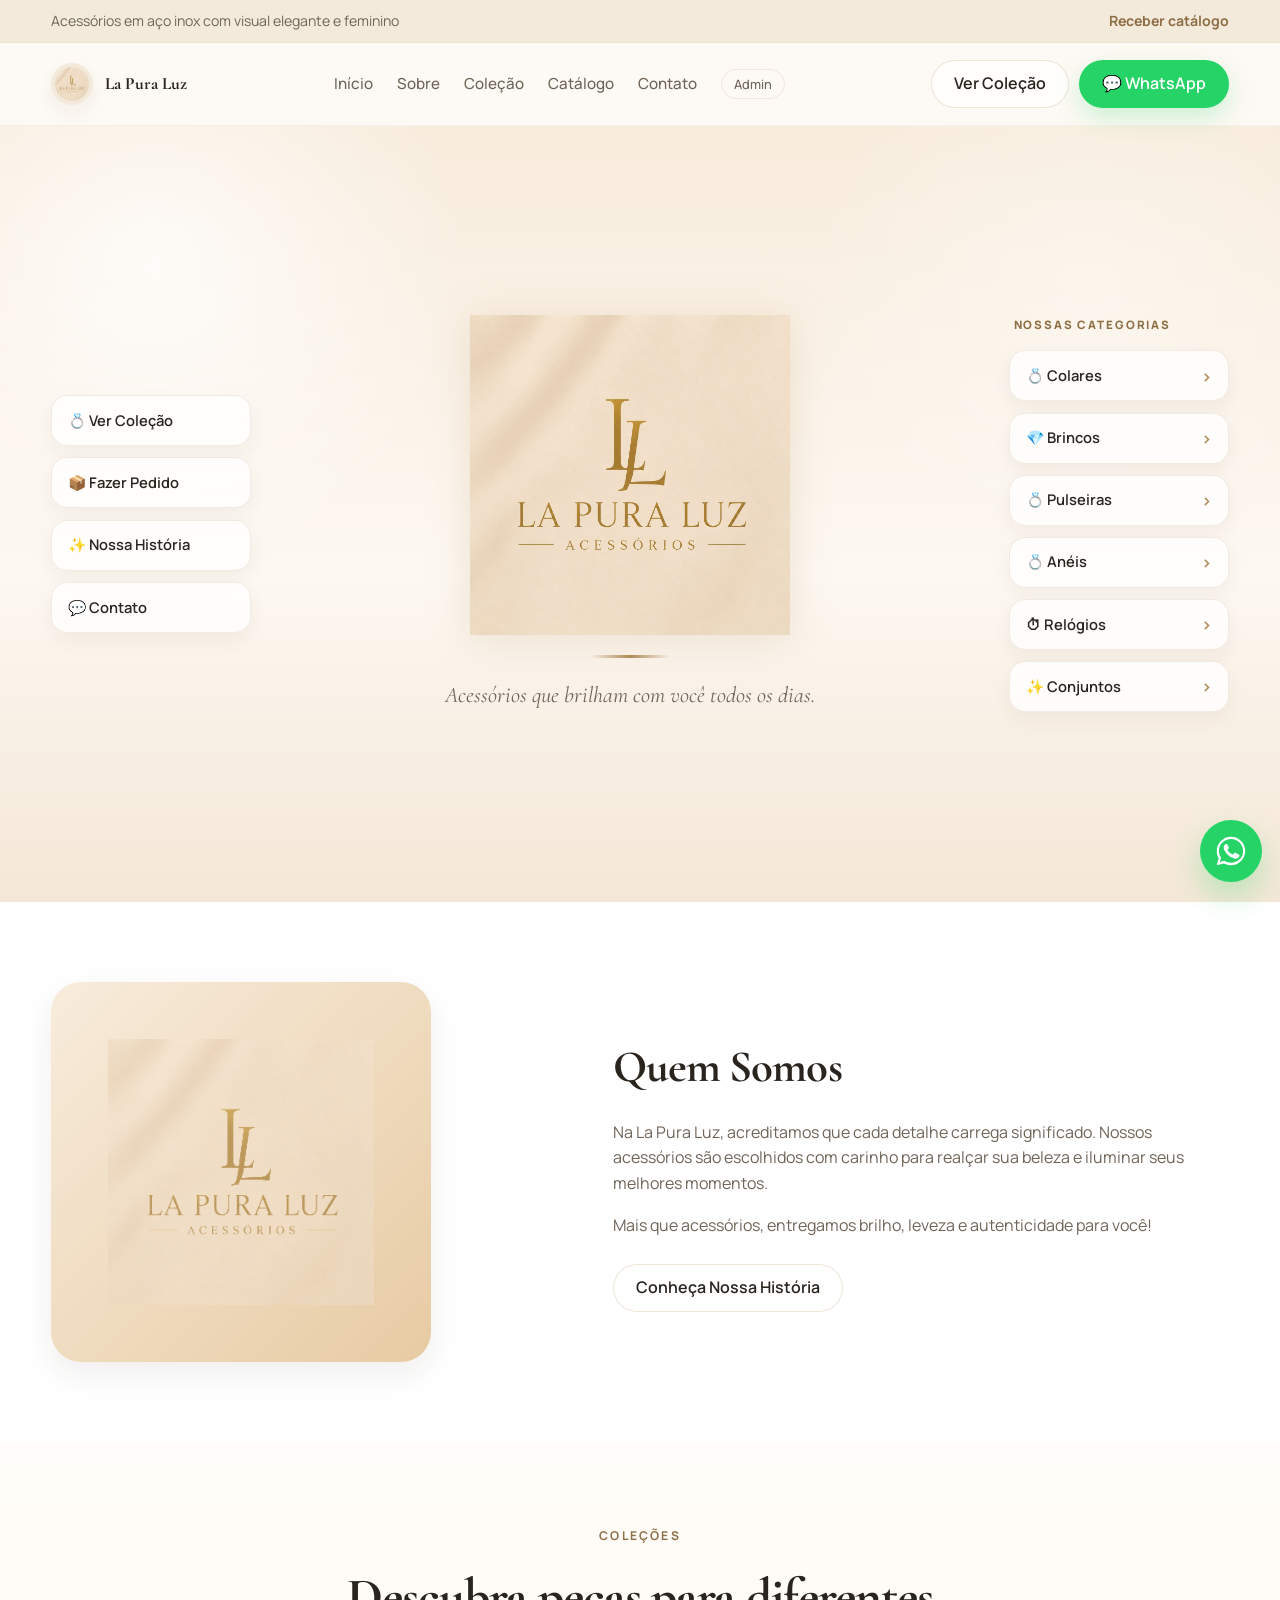
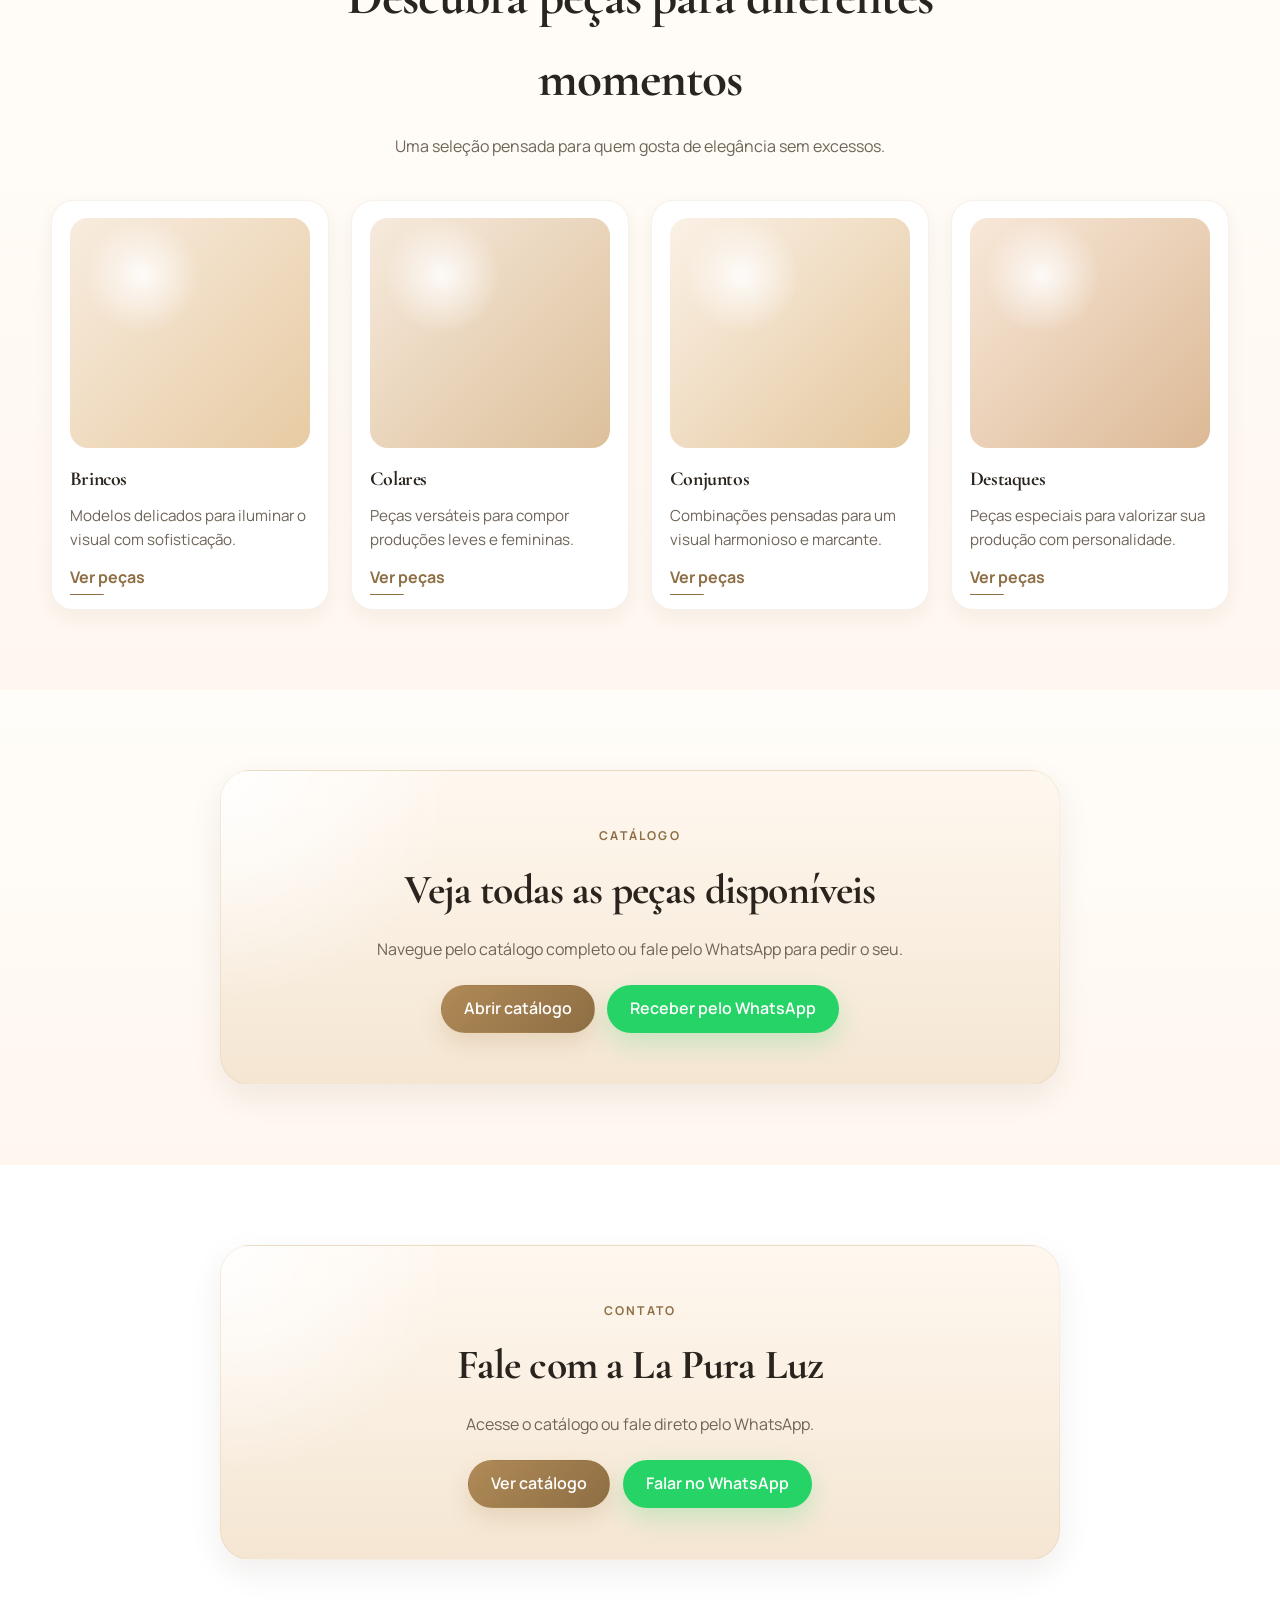
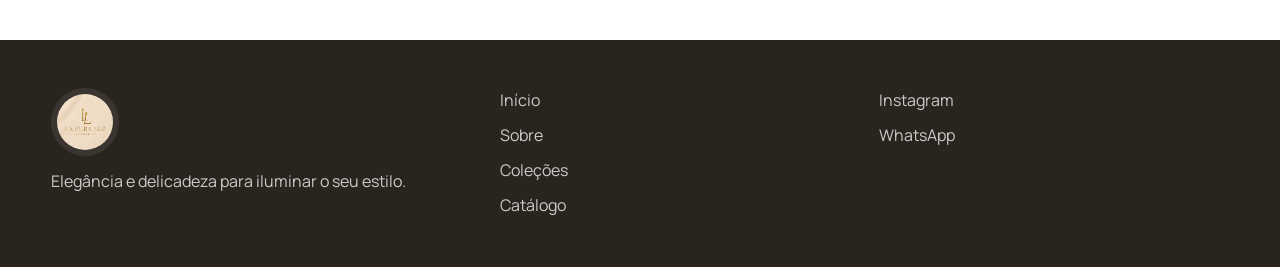
<file: index.html>
<!DOCTYPE html>
<html lang="pt-BR">
<head>
<meta charset="UTF-8">
<meta name="viewport" content="width=device-width, initial-scale=1.0">
<title>La Pura Luz Acessórios</title>
<meta name="description" content="Acessórios em aço inox com elegância, delicadeza e estilo para o seu dia a dia.">
<meta property="og:title" content="La Pura Luz Acessórios">
<meta property="og:description" content="Acessórios em aço inox com elegância, delicadeza e estilo para o seu dia a dia.">
<meta property="og:type" content="website">
<meta property="og:image" content="logo.png">
<link rel="icon" href="logo.png">
<link rel="preconnect" href="https://fonts.googleapis.com">
<link rel="preconnect" href="https://fonts.gstatic.com" crossorigin>
<link href="https://fonts.googleapis.com/css2?family=Cormorant+Garamond:ital,wght@0,400;0,600;0,700;1,400&family=Manrope:wght@400;500;600;700;800&display=swap" rel="stylesheet">
<link rel="stylesheet" href="style.css">
</head>
<body>

<!-- TOPBAR -->
<div class="topbar">
  <div class="container topbar-wrap">
    <span>Acessórios em aço inox com visual elegante e feminino</span>
    <a href="https://wa.me/5511963180253?text=Olá!%20Quero%20receber%20o%20catálogo%20da%20La%20Pura%20Luz." target="_blank" rel="noopener">Receber catálogo</a>
  </div>
</div>

<!-- HEADER -->
<header class="site-header">
  <div class="container header-wrap">
    <a href="#inicio" class="brand">
      <img src="logo.png" alt="La Pura Luz" class="brand-logo">
      <span class="brand-name">La Pura Luz</span>
    </a>
    <button class="menu-toggle" aria-label="Abrir menu" aria-expanded="false">
      <span></span><span></span><span></span>
    </button>
    <nav class="main-nav" id="main-nav">
      <a href="#inicio">Início</a>
      <a href="#sobre">Sobre</a>
      <a href="#colecoes">Coleção</a>
      <a href="catalogo.html">Catálogo</a>
      <a href="#contato">Contato</a>
      <a href="admin.html" class="nav-admin">Admin</a>
    </nav>
    <div class="header-actions">
      <a href="catalogo.html" class="btn btn-outline">Ver Coleção</a>
      <a href="https://wa.me/5511963180253?text=Olá!%20Vim%20pelo%20site%20da%20La%20Pura%20Luz." class="btn btn-whatsapp" target="_blank" rel="noopener">&#128172; WhatsApp</a>
    </div>
  </div>
</header>

<!-- HERO -->
<section class="hero" id="inicio">
  <div class="container hero-layout">
    <aside class="hero-sidebar hero-left">
      <a href="catalogo.html" class="sidebar-btn">&#128141; Ver Coleção</a>
      <a href="https://wa.me/5511963180253?text=Olá!%20Quero%20fazer%20um%20pedido." target="_blank" rel="noopener" class="sidebar-btn">&#128230; Fazer Pedido</a>
      <a href="#sobre" class="sidebar-btn">&#10024; Nossa História</a>
      <a href="#contato" class="sidebar-btn">&#128172; Contato</a>
    </aside>
    <div class="hero-center">
      <img src="logo.png" alt="La Pura Luz Acessórios" class="hero-logo">
      <div class="hero-divider"></div>
      <p class="hero-frase"><em>Acessórios que brilham com você todos os dias.</em></p>
    </div>
    <aside class="hero-sidebar hero-right">
      <p class="sidebar-titulo">NOSSAS CATEGORIAS</p>
      <a href="catalogo.html#colares" class="cat-link">&#128141; Colares <span>›</span></a>
      <a href="catalogo.html#brincos" class="cat-link">&#128142; Brincos <span>›</span></a>
      <a href="catalogo.html#pulseiras" class="cat-link">&#128141; Pulseiras <span>›</span></a>
      <a href="catalogo.html#aneis" class="cat-link">&#128141; Anéis <span>›</span></a>
      <a href="catalogo.html#relogios" class="cat-link">&#9201; Relógios <span>›</span></a>
      <a href="catalogo.html#conjuntos" class="cat-link">&#10024; Conjuntos <span>›</span></a>
    </aside>
  </div>
</section>

<!-- SOBRE / QUEM SOMOS -->
<section class="sobre" id="sobre">
  <div class="container sobre-grid">
    <div class="sobre-img">
      <div class="sobre-img-placeholder">
        <img src="logo.png" alt="La Pura Luz" class="sobre-logo-img">
      </div>
    </div>
    <div class="sobre-texto">
      <h2>Quem Somos</h2>
      <p>Na La Pura Luz, acreditamos que cada detalhe carrega significado. Nossos acessórios são escolhidos com carinho para realçar sua beleza e iluminar seus melhores momentos.</p>
      <p>Mais que acessórios, entregamos brilho, leveza e autenticidade para você!</p>
      <a href="#colecoes" class="btn btn-outline">Conheça Nossa História</a>
    </div>
  </div>
</section>

<!-- COLEÇÕES -->
<section class="colecoes" id="colecoes">
  <div class="container">
    <div class="section-head">
      <span class="eyebrow">Coleções</span>
      <h2>Descubra peças para diferentes momentos</h2>
      <p>Uma seleção pensada para quem gosta de elegância sem excessos.</p>
    </div>
    <div class="colecoes-grid">
      <article class="col-card">
        <div class="col-visual v1"></div>
        <h3>Brincos</h3>
        <p>Modelos delicados para iluminar o visual com sofisticação.</p>
        <a href="https://wa.me/5511963180253?text=Olá!%20Quero%20ver%20os%20brincos." class="text-link" target="_blank" rel="noopener">Ver peças</a>
      </article>
      <article class="col-card">
        <div class="col-visual v2"></div>
        <h3>Colares</h3>
        <p>Peças versáteis para compor produções leves e femininas.</p>
        <a href="https://wa.me/5511963180253?text=Olá!%20Quero%20ver%20os%20colares." class="text-link" target="_blank" rel="noopener">Ver peças</a>
      </article>
      <article class="col-card">
        <div class="col-visual v3"></div>
        <h3>Conjuntos</h3>
        <p>Combinações pensadas para um visual harmonioso e marcante.</p>
        <a href="https://wa.me/5511963180253?text=Olá!%20Quero%20ver%20os%20conjuntos." class="text-link" target="_blank" rel="noopener">Ver peças</a>
      </article>
      <article class="col-card">
        <div class="col-visual v4"></div>
        <h3>Destaques</h3>
        <p>Peças especiais para valorizar sua produção com personalidade.</p>
        <a href="https://wa.me/5511963180253?text=Olá!%20Quero%20ver%20os%20destaques." class="text-link" target="_blank" rel="noopener">Ver peças</a>
      </article>
    </div>
  </div>
</section>

<!-- CTA CATÁLOGO -->
<section class="cta-catalogo">
  <div class="container cta-box">
    <span class="eyebrow">Catálogo</span>
    <h2>Veja todas as peças disponíveis</h2>
    <p>Navegue pelo catálogo completo ou fale pelo WhatsApp para pedir o seu.</p>
    <div class="cta-botoes">
      <a href="catalogo.html" class="btn btn-primary">Abrir catálogo</a>
      <a href="https://wa.me/5511963180253?text=Olá!%20Quero%20receber%20o%20catálogo%20da%20La%20Pura%20Luz." class="btn btn-whatsapp" target="_blank" rel="noopener">Receber pelo WhatsApp</a>
    </div>
  </div>
</section>

<!-- CONTATO -->
<section class="contato" id="contato">
  <div class="container cta-box">
    <span class="eyebrow">Contato</span>
    <h2>Fale com a La Pura Luz</h2>
    <p>Acesse o catálogo ou fale direto pelo WhatsApp.</p>
    <div class="cta-botoes">
      <a href="catalogo.html" class="btn btn-primary">Ver catálogo</a>
      <a href="https://wa.me/5511963180253?text=Olá!%20Vim%20pelo%20site%20da%20La%20Pura%20Luz%20Acessórios." class="btn btn-whatsapp" target="_blank" rel="noopener">Falar no WhatsApp</a>
    </div>
  </div>
</section>

<!-- FOOTER -->
<footer class="site-footer">
  <div class="container footer-grid">
    <div class="footer-brand">
      <img src="logo.png" alt="La Pura Luz" class="footer-logo">
      <p>Elegância e delicadeza para iluminar o seu estilo.</p>
    </div>
    <div class="footer-links">
      <a href="#inicio">Início</a>
      <a href="#sobre">Sobre</a>
      <a href="#colecoes">Coleções</a>
      <a href="catalogo.html">Catálogo</a>
    </div>
    <div class="footer-links">
      <a href="https://www.instagram.com/lapuraluz.acessorios/" target="_blank" rel="noopener">Instagram</a>
      <a href="https://wa.me/5511963180253" target="_blank" rel="noopener">WhatsApp</a>
    </div>
  </div>
</footer>

<!-- WhatsApp flutuante -->
<a class="float-whats" href="https://wa.me/5511963180253?text=Olá!%20Vim%20pelo%20site%20da%20La%20Pura%20Luz%20Acessórios." target="_blank" rel="noopener" aria-label="Falar no WhatsApp">
  <svg viewBox="0 0 32 32" width="30" height="30" fill="currentColor"><path d="M16 .8C7.6.8.8 7.6.8 16c0 2.7.7 5.3 2 7.6L.8 31.2l7.8-2c2.2 1.2 4.7 1.9 7.4 1.9 8.4 0 15.2-6.8 15.2-15.2S24.4.8 16 .8zm0 27.7c-2.4 0-4.7-.6-6.7-1.8l-.5-.3-4.6 1.2 1.2-4.5-.3-.5c-1.3-2-2-4.4-2-6.8C3.1 8.9 8.9 3.1 16 3.1S28.9 8.9 28.9 16 23.1 28.5 16 28.5zm7.1-9.4c-.4-.2-2.3-1.1-2.6-1.3-.4-.1-.6-.2-.9.2-.3.4-1 1.3-1.2 1.5-.2.2-.4.3-.8.1-.4-.2-1.6-.6-3.1-1.9-1.1-1-1.9-2.3-2.1-2.6-.2-.4 0-.6.2-.8.2-.2.4-.4.6-.7.2-.2.3-.4.4-.7.1-.3.1-.5 0-.7-.1-.2-.9-2.1-1.2-2.9-.3-.8-.6-.7-.9-.7h-.8c-.3 0-.7.1-1.1.5-.4.4-1.4 1.4-1.4 3.4s1.5 3.9 1.7 4.2c.2.3 2.9 4.5 7.1 6.3 1 .4 1.8.7 2.4.9 1 .3 1.9.3 2.6.2.8-.1 2.3-1 2.7-1.9.3-.9.3-1.7.2-1.9-.1-.2-.3-.3-.7-.5z"/></svg>
</a>

<script src="script.js"></script>
</body>
</html>
</file>
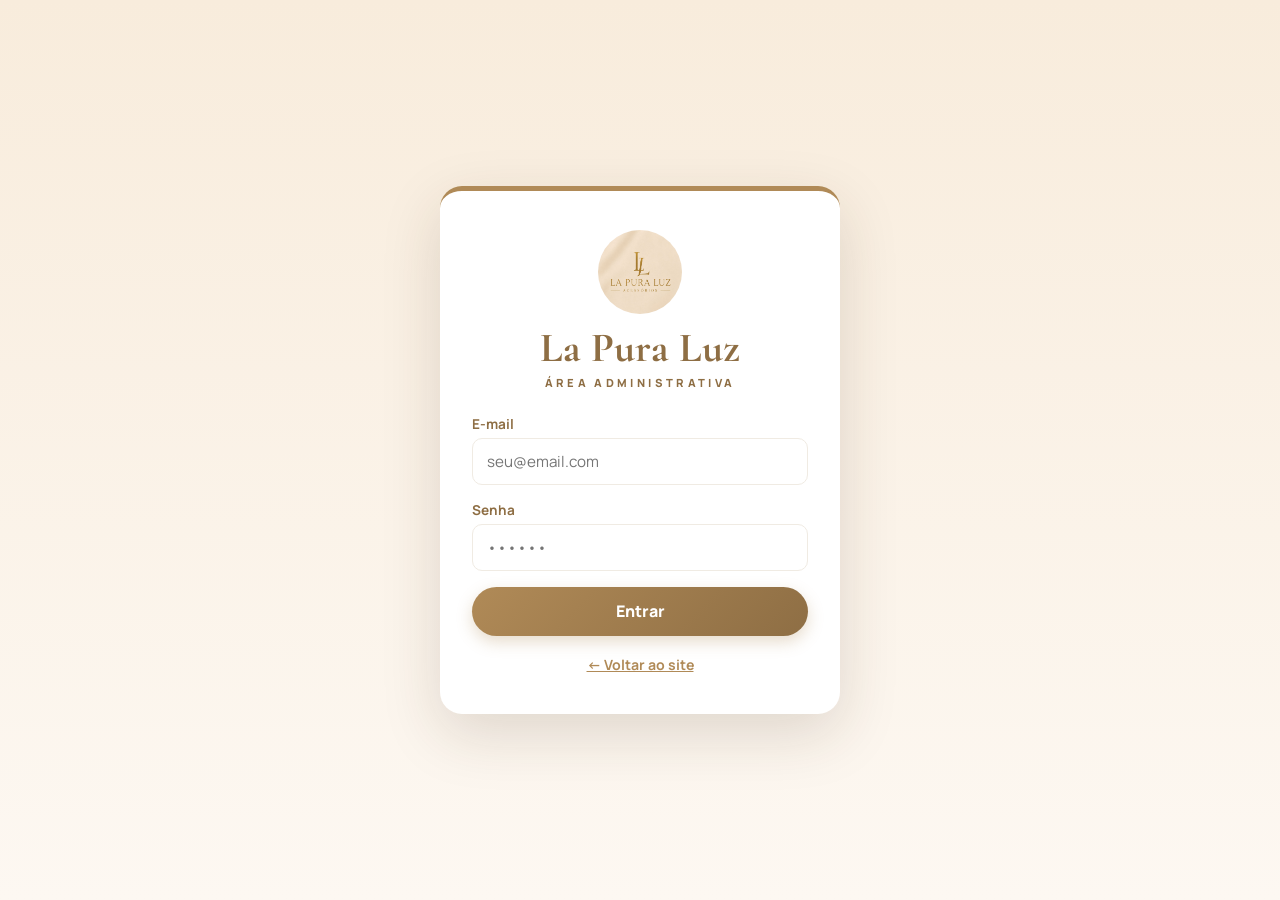
<file: admin.html>
<!DOCTYPE html>
<html lang="pt-BR">
<head>
<meta charset="UTF-8">
<meta name="viewport" content="width=device-width, initial-scale=1.0">
<title>Admin — La Pura Luz</title>
<meta name="robots" content="noindex">
<link rel="icon" href="logo.png">
<link rel="preconnect" href="https://fonts.googleapis.com">
<link rel="preconnect" href="https://fonts.gstatic.com" crossorigin>
<link href="https://fonts.googleapis.com/css2?family=Cormorant+Garamond:wght@600;700&family=Manrope:wght@400;600;700;800&display=swap" rel="stylesheet">
<link rel="stylesheet" href="admin.css">
</head>
<body>

<!-- LOGIN -->
<div class="tela-login" id="telaLogin">
  <div class="login-card">
    <img src="logo.png" alt="La Pura Luz" class="login-logo">
    <h1 class="login-titulo">La Pura Luz</h1>
    <p class="login-sub">ÁREA ADMINISTRATIVA</p>
    <form id="formLogin" autocomplete="off">
      <label>E-mail <input type="email" id="loginEmail" placeholder="seu@email.com" required></label>
      <label>Senha <input type="password" id="loginSenha" placeholder="••••••" required></label>
      <p class="login-erro" id="loginErro">E-mail ou senha incorretos.</p>
      <button type="submit" class="btn-entrar">Entrar</button>
    </form>
    <a href="index.html" class="login-voltar">&#8592; Voltar ao site</a>
  </div>
</div>

<!-- PAINEL -->
<div class="painel" id="painel" hidden>
  <header class="painel-topo">
    <div class="painel-marca">
      <img src="logo.png" alt="La Pura Luz">
      <span>La Pura Luz <small>Painel Admin</small></span>
    </div>
    <div class="painel-acoes">
      <a href="index.html" class="topo-link">Ver site</a>
      <button class="topo-link sair" id="btnSair">Sair</button>
    </div>
  </header>

  <nav class="abas" id="abas">
    <button class="aba ativa" data-aba="dashboard">&#128202; Resumo</button>
    <button class="aba" data-aba="catalogo">&#128142; Catálogo</button>
    <button class="aba" data-aba="pedidos">&#128230; Pedidos</button>
    <button class="aba" data-aba="entradas">&#128181; Entradas</button>
    <button class="aba" data-aba="saidas">&#128184; Saídas</button>
    <button class="aba" data-aba="estoque">&#128230; Estoque</button>
    <button class="aba" data-aba="despesas">&#128176; Despesas</button>
    <button class="aba" data-aba="fechamentos">&#128197; Fechamentos</button>
    <button class="aba" data-aba="backup">&#128190; Backup</button>
  </nav>

  <main class="conteudo">

    <!-- RESUMO -->
    <section class="painel-secao ativa" id="sec-dashboard">
      <div class="secao-cab"><h2>Resumo do mês</h2><input type="month" id="mesResumo"></div>
      <div class="kpis">
        <div class="kpi kpi-verde"><span>Entradas</span><strong id="kpiEnt">R$ 0,00</strong></div>
        <div class="kpi kpi-vermelho"><span>Saídas</span><strong id="kpiSai">R$ 0,00</strong></div>
        <div class="kpi kpi-ouro"><span>Pedidos</span><strong id="kpiPed">0</strong></div>
        <div class="kpi kpi-roxo"><span>Saldo</span><strong id="kpiSaldo">R$ 0,00</strong></div>
      </div>
    </section>

    <!-- CATÁLOGO -->
    <section class="painel-secao" id="sec-catalogo">
      <div class="secao-cab"><h2>Catálogo de produtos</h2><span class="total-pill" id="totalProdutos">0 produtos</span></div>
      <form class="form-linha" id="formProduto">
        <label>Nome <input type="text" id="prodNome" placeholder="ex: Colar Riviera" required></label>
        <label>Categoria
          <select id="prodCat" required>
            <option value="">Selecione...</option>
            <option>Colares</option><option>Brincos</option><option>Pulseiras</option>
            <option>Anéis</option><option>Relógios</option><option>Conjuntos</option><option>Outros</option>
          </select>
        </label>
        <label>SKU <input type="text" id="prodSku" placeholder="ex: BRI-001"></label>
        <label>Custo (R$) <input type="number" id="prodCusto" step="0.01" min="0" placeholder="0,00"></label>
        <label>Preço (R$) <input type="number" id="prodPreco" step="0.01" min="0" placeholder="0,00"></label>
        <label>Estoque <input type="number" id="prodEstoque" min="0" value="0"></label>
        <label>Estoque mín. <input type="number" id="prodMin" min="0" value="3"></label>
        <label>Descrição <input type="text" id="prodDesc" placeholder="breve descrição"></label>
        <label>Foto do produto <input type="file" id="prodImg" accept="image/*"></label>
        <button type="submit" class="btn-add">+ Adicionar produto</button>
      </form>
      <p class="ajuda">Escolha uma foto do celular ou computador — ela é salva direto no navegador junto com o produto. ✨</p>
      <div class="tabela-wrap">
        <table><thead><tr><th>Foto</th><th>SKU</th><th>Nome</th><th>Categoria</th><th>Custo</th><th>Preço</th><th>Estoque</th><th>Ativo</th><th></th></tr></thead>
        <tbody id="tbodyProdutos"></tbody></table>
      </div>
    </section>

    <!-- PEDIDOS -->
    <section class="painel-secao" id="sec-pedidos">
      <div class="secao-cab"><h2>Pedidos</h2><span class="total-pill" id="totalPedidos">0</span></div>
      <form class="form-linha" id="formPedido">
        <label>Cliente <input type="text" id="pedCliente" placeholder="ex: Ana" required></label>
        <label>WhatsApp <input type="tel" id="pedTel" placeholder="11 99999-9999"></label>
        <label>Produto / Descrição <input type="text" id="pedProduto" placeholder="ex: Colar Riviera" required></label>
        <label>Valor (R$) <input type="number" id="pedValor" step="0.01" min="0" placeholder="0,00" required></label>
        <label>Canal <select id="pedCanal"><option>Instagram</option><option>WhatsApp</option><option>Shopee</option><option>TikTok Shop</option><option>Presencial</option></select></label>
        <label>Status <select id="pedStatus"><option>Pendente</option><option>Aprovado</option><option>Enviado</option><option>Entregue</option><option>Cancelado</option></select></label>
        <button type="submit" class="btn-add">+ Registrar</button>
      </form>
      <div class="tabela-wrap">
        <table><thead><tr><th>Cliente</th><th>Produto</th><th>Valor</th><th>Status</th><th>Data</th><th></th></tr></thead>
        <tbody id="tbodyPedidos"></tbody></table>
      </div>
    </section>

    <!-- ENTRADAS -->
    <section class="painel-secao" id="sec-entradas">
      <div class="secao-cab"><h2>Entradas</h2><span class="total-pill" id="totalEnt">Total: R$ 0,00</span></div>
      <form class="form-linha" id="formEntrada">
        <label>Descrição <input type="text" id="entDesc" placeholder="ex: venda colar" required></label>
        <label>Forma <select id="entForma"><option>Pix</option><option>Dinheiro</option><option>Débito</option><option>Crédito</option></select></label>
        <label>Valor (R$) <input type="number" id="entValor" step="0.01" min="0.01" required></label>
        <label>Data <input type="date" id="entData" required></label>
        <button type="submit" class="btn-add">+ Lançar</button>
      </form>
      <div class="filtro-mes"><label>Filtrar mês: <input type="month" id="mesEnt"></label></div>
      <div class="tabela-wrap">
        <table><thead><tr><th>Descrição</th><th>Valor</th><th>Data</th><th></th></tr></thead>
        <tbody id="tbodyEnt"></tbody></table>
      </div>
    </section>

    <!-- SAÍDAS -->
    <section class="painel-secao" id="sec-saidas">
      <div class="secao-cab"><h2>Saídas</h2><span class="total-pill vermelho" id="totalSai">Total: R$ 0,00</span></div>
      <form class="form-linha" id="formSaida">
        <label>Descrição <input type="text" id="saiDesc" placeholder="ex: fornecedor, frete..." required></label>
        <label>Valor (R$) <input type="number" id="saiValor" step="0.01" min="0.01" required></label>
        <label>Data <input type="date" id="saiData" required></label>
        <button type="submit" class="btn-add">+ Lançar</button>
      </form>
      <div class="filtro-mes"><label>Filtrar mês: <input type="month" id="mesSai"></label></div>
      <div class="tabela-wrap">
        <table><thead><tr><th>Descrição</th><th>Valor</th><th>Data</th><th></th></tr></thead>
        <tbody id="tbodySai"></tbody></table>
      </div>
    </section>

    <!-- ESTOQUE -->
    <section class="painel-secao" id="sec-estoque">
      <div class="secao-cab"><h2>Controle de estoque</h2><span class="total-pill" id="totalEstoque">0 produtos</span></div>
      <p class="ajuda">O estoque é atualizado automaticamente a partir dos produtos do catálogo. Altere a quantidade aqui.</p>
      <div class="tabela-wrap">
        <table><thead><tr><th>SKU</th><th>Produto</th><th>Categoria</th><th>Custo</th><th>Preço</th><th>Estoque</th><th>Mín.</th><th>Status</th></tr></thead>
        <tbody id="tbodyEstoque"></tbody></table>
      </div>
    </section>

    <!-- DESPESAS -->
    <section class="painel-secao" id="sec-despesas">
      <div class="secao-cab"><h2>Custos e despesas</h2><span class="total-pill vermelho" id="totalDesp">R$ 0,00</span></div>
      <form class="form-linha" id="formDespesa">
        <label>Tipo <select id="despTipo"><option>Fixa</option><option>Variável</option></select></label>
        <label>Categoria
          <select id="despCat">
            <option>Estoque</option><option>Embalagem</option><option>Imposto</option>
            <option>Telefonia</option><option>Marketing</option><option>Transporte</option>
            <option>Impressão</option><option>Contabilidade</option><option>Outros</option>
          </select>
        </label>
        <label>Descrição <input type="text" id="despDesc" placeholder="ex: reposição brincos" required></label>
        <label>Valor (R$) <input type="number" id="despValor" step="0.01" min="0.01" required></label>
        <label>Pago? <select id="despPago"><option>Sim</option><option>Não</option></select></label>
        <label>Forma <select id="despForma"><option>PIX</option><option>Dinheiro</option><option>Débito</option><option>Crédito</option></select></label>
        <label>Data <input type="date" id="despData" required></label>
        <button type="submit" class="btn-add">+ Lançar</button>
      </form>
      <div class="filtro-mes"><label>Filtrar mês: <input type="month" id="mesDesp"></label></div>
      <div class="tabela-wrap">
        <table><thead><tr><th>Tipo</th><th>Categoria</th><th>Descrição</th><th>Valor</th><th>Pago</th><th>Data</th><th></th></tr></thead>
        <tbody id="tbodyDesp"></tbody></table>
      </div>
    </section>

    <!-- FECHAMENTOS -->
    <section class="painel-secao" id="sec-fechamentos">
      <div class="secao-cab"><h2>Fechamentos mensais</h2></div>
      <div class="tabela-wrap">
        <table><thead><tr><th>Mês</th><th>Entradas</th><th>Saídas</th><th>Saldo</th></tr></thead>
        <tbody id="tbodyFech"></tbody></table>
      </div>
    </section>

    <!-- BACKUP -->
    <section class="painel-secao" id="sec-backup">
      <div class="secao-cab"><h2>Backup</h2></div>
      <p class="ajuda">Os dados ficam salvos neste navegador. Baixe o backup com frequência.</p>
      <div class="backup-botoes">
        <button class="btn-add" id="btnExportJSON">&#11015; Baixar backup (.json)</button>
        <label class="btn-add secundario btn-importar">&#11014; Restaurar backup <input type="file" id="inputImport" accept=".json" hidden></label>
        <button class="btn-perigo" id="btnLimpar">&#128465; Apagar tudo</button>
      </div>
    </section>

  </main>
</div>

<script src="admin.js"></script>
</body>
</html>
</file>
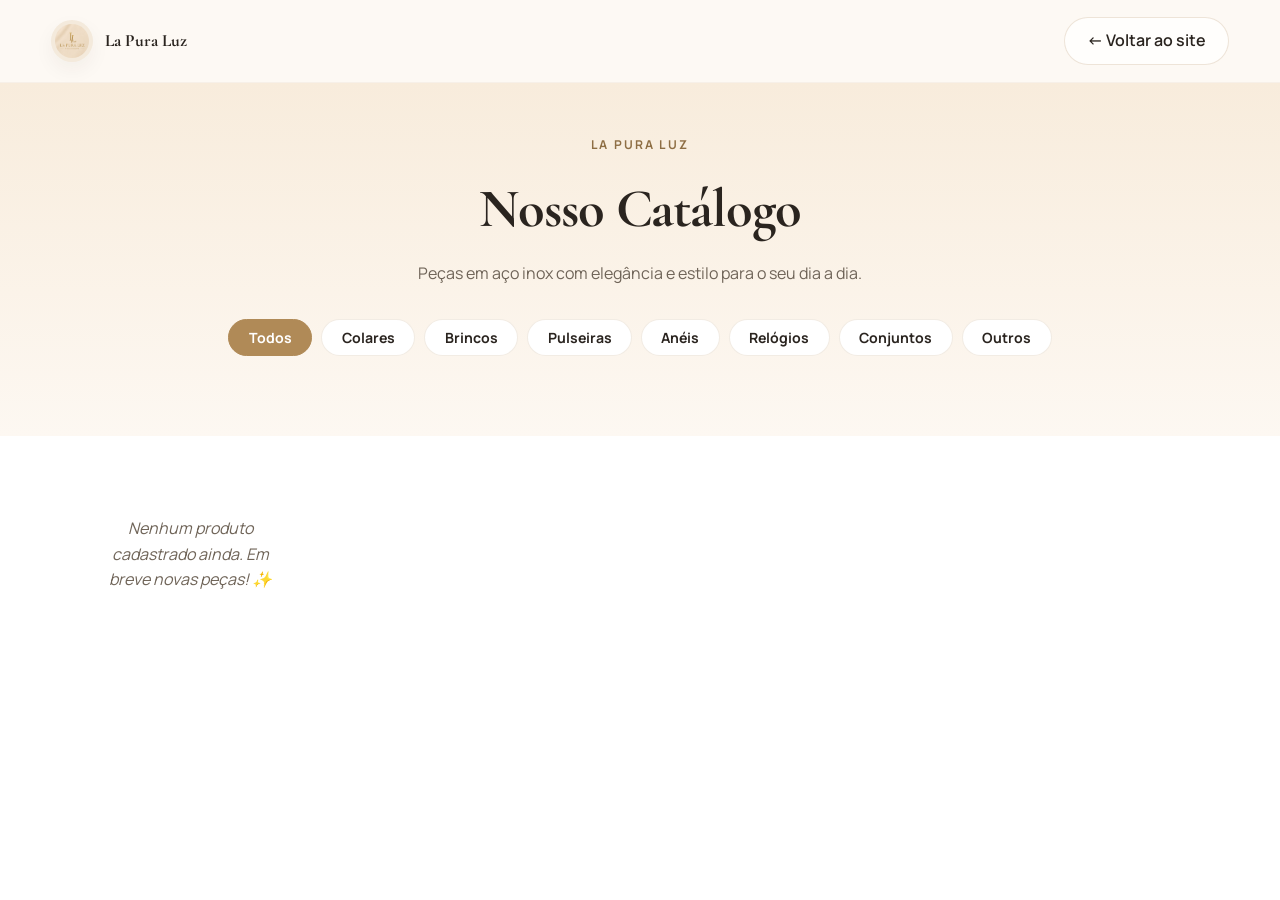
<file: catalogo.html>
<!DOCTYPE html>
<html lang="pt-BR">
<head>
<meta charset="UTF-8">
<meta name="viewport" content="width=device-width, initial-scale=1.0">
<title>Catálogo — La Pura Luz Acessórios</title>
<link rel="icon" href="logo.png">
<link rel="preconnect" href="https://fonts.googleapis.com">
<link rel="preconnect" href="https://fonts.gstatic.com" crossorigin>
<link href="https://fonts.googleapis.com/css2?family=Cormorant+Garamond:ital,wght@0,400;0,600;0,700;1,400&family=Manrope:wght@400;500;600;700;800&display=swap" rel="stylesheet">
<link rel="stylesheet" href="style.css">
<style>
.catalogo-hero{padding:3rem 0;background:linear-gradient(180deg,#f8ecdc,#fdf8f2);text-align:center}
.catalogo-hero h1{font-family:var(--fonte-display);font-size:clamp(2rem,5vw,3.4rem);margin-bottom:.5rem}
.filtros{display:flex;flex-wrap:wrap;gap:.6rem;justify-content:center;margin:2rem 0}
.filtro{padding:.5rem 1.2rem;border-radius:999px;border:1px solid var(--borda);background:var(--branco);font-weight:700;font-size:.88rem;cursor:pointer;transition:var(--trans);font-family:inherit;color:var(--texto)}
.filtro:hover,.filtro.ativo{background:var(--ouro);color:var(--branco);border-color:var(--ouro)}
.produtos-grid{display:grid;grid-template-columns:repeat(auto-fill,minmax(260px,1fr));gap:1.4rem;padding:2rem 0 4rem}
.produto-card{background:var(--branco);border-radius:var(--raio-lg);border:1px solid rgba(176,138,87,.12);overflow:hidden;box-shadow:var(--sombra-s);transition:var(--trans)}
.produto-card:hover{transform:translateY(-4px);box-shadow:var(--sombra)}
.produto-img{width:100%;aspect-ratio:1;object-fit:cover;background:var(--bg-soft)}
.produto-img-placeholder{width:100%;aspect-ratio:1;background:linear-gradient(135deg,#f8ecdf,#e7cba3);display:flex;align-items:center;justify-content:center;font-size:3rem}
.produto-info{padding:1rem 1.2rem 1.2rem}
.produto-info h3{font-family:var(--fonte-display);font-size:1.2rem;margin-bottom:.3rem}
.produto-info .preco{font-weight:800;color:var(--ouro-escuro);font-size:1.15rem;margin-bottom:.4rem}
.produto-info .desc{font-size:.88rem;margin-bottom:.8rem}
.produto-info .btn{width:100%;font-size:.9rem;min-height:42px}
.sem-produtos{text-align:center;padding:3rem;color:var(--texto-suave);font-style:italic}
</style>
</head>
<body>

<header class="site-header">
  <div class="container header-wrap">
    <a href="index.html" class="brand">
      <img src="logo.png" alt="La Pura Luz" class="brand-logo">
      <span class="brand-name">La Pura Luz</span>
    </a>
    <div class="header-actions">
      <a href="index.html" class="btn btn-outline">&#8592; Voltar ao site</a>
    </div>
  </div>
</header>

<section class="catalogo-hero">
  <div class="container">
    <span class="eyebrow">La Pura Luz</span>
    <h1>Nosso Catálogo</h1>
    <p>Peças em aço inox com elegância e estilo para o seu dia a dia.</p>
    <div class="filtros" id="filtros"></div>
  </div>
</section>

<div class="container">
  <div class="produtos-grid" id="produtosGrid"></div>
</div>

<script>
const WHATS = '5511963180253';
const CATEGORIAS = ['Colares','Brincos','Pulseiras','Anéis','Relógios','Conjuntos','Outros'];
let filtroAtual = '';

function carregarProdutos() {
  try {
    const d = JSON.parse(localStorage.getItem('lpl_dados') || '{}');
    return (d.produtos || []).filter(p => p.ativo !== false);
  } catch(e) { return []; }
}

function renderFiltros() {
  const box = document.getElementById('filtros');
  box.innerHTML = `<button class="filtro ativo" data-cat="">Todos</button>` +
    CATEGORIAS.map(c => `<button class="filtro" data-cat="${c}">${c}</button>`).join('');
  box.querySelectorAll('.filtro').forEach(b => b.addEventListener('click', () => {
    box.querySelectorAll('.filtro').forEach(x => x.classList.remove('ativo'));
    b.classList.add('ativo');
    filtroAtual = b.dataset.cat;
    renderProdutos();
  }));
}

function renderProdutos() {
  const grid = document.getElementById('produtosGrid');
  let lista = carregarProdutos();
  if (filtroAtual) lista = lista.filter(p => p.categoria === filtroAtual);
  if (!lista.length) {
    grid.innerHTML = '<p class="sem-produtos">Nenhum produto cadastrado ainda. Em breve novas peças! ✨</p>';
    return;
  }
  grid.innerHTML = lista.map(p => {
    const img = p.imagem
      ? `<img src="${p.imagem}" alt="${p.nome}" class="produto-img">`
      : `<div class="produto-img-placeholder">💎</div>`;
    const preco = p.preco ? `R$ ${Number(p.preco).toFixed(2).replace('.', ',')}` : 'Consulte';
    const texto = encodeURIComponent(`Olá! Quero saber sobre: ${p.nome} (${p.categoria}) — ${preco}`);
    return `
    <article class="produto-card" id="${(p.categoria||'').toLowerCase().normalize('NFD').replace(/[\u0300-\u036f]/g,'')}">
      ${img}
      <div class="produto-info">
        <h3>${p.nome}</h3>
        <p class="preco">${preco}</p>
        ${p.descricao ? `<p class="desc">${p.descricao}</p>` : ''}
        <a href="https://wa.me/${WHATS}?text=${texto}" class="btn btn-whatsapp" target="_blank" rel="noopener">Quero essa peça</a>
      </div>
    </article>`;
  }).join('');
}

renderFiltros();
renderProdutos();
</script>
</body>
</html>
</file>
<file: style.css>
/* ============================================================
   LA PURA LUZ ACESSÓRIOS — estilo principal
   Paleta: dourado + creme + off-white
   ============================================================ */
:root{
  --ouro:#b08a57;--ouro-escuro:#8e6e44;--ouro-suave:#e9dbc5;
  --bg:#fdf9f4;--bg-soft:#f7f0e7;--bg-forte:#efe3d2;
  --texto:#2a241f;--texto-suave:#6f6458;--branco:#ffffff;
  --borda:rgba(176,138,87,.16);
  --sombra:0 12px 32px rgba(61,43,20,.08);
  --sombra-s:0 8px 20px rgba(61,43,20,.05);
  --container:1180px;--raio-xl:30px;--raio-lg:22px;--raio-md:16px;
  --trans:all .28s ease;
  --fonte-display:'Cormorant Garamond',serif;
  --fonte-ui:'Manrope',sans-serif;
}
*{margin:0;padding:0;box-sizing:border-box}
html{scroll-behavior:smooth}
body{font-family:var(--fonte-ui);background:var(--branco);color:var(--texto);line-height:1.6;overflow-x:hidden}
img{display:block;max-width:100%}
a{color:inherit;text-decoration:none}
.container{width:min(92%,var(--container));margin:0 auto}

/* ---------- Tipografia ---------- */
.eyebrow{display:inline-block;font-size:.76rem;font-weight:700;letter-spacing:.18em;text-transform:uppercase;color:var(--ouro-escuro);margin-bottom:12px}
h1,h2,h3{font-family:var(--fonte-display);letter-spacing:-.02em}
p{color:var(--texto-suave)}

/* ---------- Botões ---------- */
.btn{min-height:48px;padding:0 22px;border-radius:999px;display:inline-flex;align-items:center;justify-content:center;border:1px solid transparent;font-weight:600;transition:var(--trans);cursor:pointer;white-space:nowrap;font-family:inherit}
.btn:hover{transform:translateY(-2px)}
.btn-primary{background:linear-gradient(135deg,var(--ouro),var(--ouro-escuro));color:var(--branco);box-shadow:0 10px 22px rgba(176,138,87,.22)}
.btn-outline{background:rgba(255,255,255,.75);color:var(--texto);border:1px solid rgba(176,138,87,.22)}
.btn-outline:hover{background:var(--bg-soft)}
.btn-whatsapp{background:#25d366;color:var(--branco);box-shadow:0 10px 24px rgba(37,211,102,.22)}
.btn-whatsapp:hover{background:#1fbe5b}
.text-link{display:inline-flex;align-items:center;gap:6px;font-weight:700;color:var(--ouro-escuro);position:relative}
.text-link::after{content:"";position:absolute;left:0;bottom:-4px;width:100%;height:1px;background:currentColor;transform:scaleX(.45);transform-origin:left;transition:var(--trans)}
.text-link:hover::after{transform:scaleX(1)}

/* ---------- Topbar ---------- */
.topbar{background:#f4eadc;border-bottom:1px solid rgba(176,138,87,.08);font-size:.88rem}
.topbar-wrap{min-height:42px;display:flex;align-items:center;justify-content:space-between;gap:16px}
.topbar-wrap span{color:var(--texto-suave)}
.topbar-wrap a{color:var(--ouro-escuro);font-weight:700}

/* ---------- Header ---------- */
.site-header{position:sticky;top:0;z-index:100;background:rgba(253,249,244,.92);backdrop-filter:blur(12px);border-bottom:1px solid rgba(176,138,87,.08)}
.header-wrap{min-height:82px;display:flex;align-items:center;justify-content:space-between;gap:18px}
.brand{display:flex;align-items:center;gap:12px}
.brand-logo{width:42px;height:42px;object-fit:contain;border-radius:50%;background:#f4eadc;padding:4px;box-shadow:var(--sombra-s)}
.brand-name{font-size:1.08rem;font-weight:700;font-family:var(--fonte-display);white-space:nowrap}
.main-nav{display:flex;align-items:center;gap:24px}
.main-nav a{font-size:.95rem;font-weight:500;color:var(--texto-suave);transition:var(--trans)}
.main-nav a:hover{color:var(--ouro-escuro)}
.nav-admin{font-size:.8rem!important;border:1px solid var(--borda);border-radius:999px;padding:4px 12px}
.header-actions{display:flex;align-items:center;gap:10px}
.menu-toggle{display:none;width:46px;height:46px;border-radius:50%;border:1px solid var(--borda);background:var(--branco);align-items:center;justify-content:center;flex-direction:column;gap:5px;cursor:pointer}
.menu-toggle span{width:18px;height:2px;border-radius:10px;background:var(--texto)}

/* ---------- Hero (padrão do mockup) ---------- */
.hero{
  position:relative;min-height:calc(100vh - 124px);display:flex;align-items:center;
  background:
    radial-gradient(circle at 12% 18%, rgba(255,255,255,.75), transparent 24%),
    radial-gradient(circle at 85% 20%, rgba(255,255,255,.35), transparent 22%),
    linear-gradient(180deg,#f8ecdc 0%,#fdf8f2 58%,#f4e7d6 100%);
}
.hero-layout{display:grid;grid-template-columns:200px 1fr 220px;gap:2rem;align-items:center;padding:3rem 0}
.hero-center{text-align:center;display:flex;flex-direction:column;align-items:center;gap:1.2rem}
.hero-logo{max-width:320px;width:100%;filter:drop-shadow(0 4px 20px rgba(176,138,87,.2))}
.hero-divider{width:80px;height:3px;border-radius:2px;background:linear-gradient(90deg,transparent,var(--ouro),transparent)}
.hero-frase{font-family:var(--fonte-display);font-size:clamp(1.1rem,2.5vw,1.4rem);color:var(--texto-suave)}

/* Sidebar links */
.hero-sidebar{display:flex;flex-direction:column;gap:.7rem}
.sidebar-btn{display:block;padding:.8rem 1rem;border-radius:var(--raio-md);background:rgba(255,255,255,.8);border:1px solid var(--borda);font-weight:600;font-size:.92rem;transition:var(--trans);box-shadow:var(--sombra-s)}
.sidebar-btn:hover{background:var(--branco);transform:translateX(3px)}
.sidebar-titulo{font-size:.72rem;font-weight:800;letter-spacing:.16em;text-transform:uppercase;color:var(--ouro-escuro);margin-bottom:.3rem;padding-left:.3rem}
.cat-link{display:flex;justify-content:space-between;align-items:center;padding:.65rem 1rem;border-radius:var(--raio-md);background:rgba(255,255,255,.8);border:1px solid var(--borda);font-weight:600;font-size:.92rem;transition:var(--trans);box-shadow:var(--sombra-s)}
.cat-link:hover{background:var(--branco);transform:translateX(-3px)}
.cat-link span{color:var(--ouro);font-size:1.1rem}

/* ---------- Sobre ---------- */
.sobre{padding:5rem 0;background:var(--branco)}
.sobre-grid{display:grid;grid-template-columns:1fr 1.2fr;gap:3rem;align-items:center}
.sobre-img-placeholder{width:100%;aspect-ratio:1;max-width:380px;border-radius:var(--raio-xl);background:linear-gradient(135deg,#f8ecdc,#e7cba3);display:flex;align-items:center;justify-content:center;box-shadow:var(--sombra);overflow:hidden}
.sobre-logo-img{width:70%;opacity:.7}
.sobre-texto h2{font-family:var(--fonte-display);font-size:clamp(2rem,4vw,2.8rem);margin-bottom:1rem}
.sobre-texto p{margin-bottom:1rem}
.sobre-texto .btn{margin-top:.6rem}

/* ---------- Coleções ---------- */
.colecoes{padding:5rem 0;background:linear-gradient(180deg,#fffdf9,#fff7ef)}
.section-head{text-align:center;max-width:760px;margin:0 auto 2.5rem}
.section-head h2{font-family:var(--fonte-display);font-size:clamp(2rem,4vw,3.2rem);margin-bottom:.8rem}
.colecoes-grid{display:grid;grid-template-columns:repeat(4,1fr);gap:1.4rem}
.col-card{background:var(--branco);border-radius:var(--raio-lg);border:1px solid rgba(176,138,87,.12);padding:1.1rem;box-shadow:var(--sombra-s);transition:var(--trans)}
.col-card:hover{transform:translateY(-5px);box-shadow:var(--sombra)}
.col-visual{height:230px;border-radius:18px;margin-bottom:1rem}
.v1{background:radial-gradient(circle at 30% 25%,rgba(255,255,255,.86),transparent 24%),linear-gradient(135deg,#f8ecdf,#e7cba3)}
.v2{background:radial-gradient(circle at 30% 25%,rgba(255,255,255,.86),transparent 24%),linear-gradient(135deg,#f7eadd,#dcc09a)}
.v3{background:radial-gradient(circle at 30% 25%,rgba(255,255,255,.86),transparent 24%),linear-gradient(135deg,#fbf1e6,#e4c79e)}
.v4{background:radial-gradient(circle at 30% 25%,rgba(255,255,255,.86),transparent 24%),linear-gradient(135deg,#f8e8d9,#dcb995)}
.col-card h3{font-family:var(--fonte-display);font-size:1.24rem;margin-bottom:.5rem}
.col-card p{margin-bottom:.8rem;font-size:.95rem}

/* ---------- CTAs ---------- */
.cta-catalogo,.contato{padding:5rem 0;background:linear-gradient(180deg,#fffdf9,#fff7ef)}
.contato{background:var(--branco)}
.cta-box{max-width:840px;margin:0 auto;text-align:center;padding:3.2rem 1.6rem;border-radius:var(--raio-xl);background:radial-gradient(circle at top left,rgba(255,255,255,.95),transparent 26%),linear-gradient(180deg,#fff8f0,#f4e6d2);border:1px solid rgba(176,138,87,.12);box-shadow:var(--sombra)}
.cta-box h2{font-family:var(--fonte-display);font-size:clamp(1.8rem,3.5vw,2.6rem);margin-bottom:.8rem}
.cta-botoes{display:flex;justify-content:center;flex-wrap:wrap;gap:.8rem;margin-top:1.4rem}

/* ---------- Footer ---------- */
.site-footer{background:#2a241f;color:rgba(255,255,255,.88);padding:3rem 0}
.footer-grid{display:grid;grid-template-columns:1.2fr 1fr 1fr;gap:1.8rem}
.footer-logo{width:68px;height:68px;object-fit:contain;border-radius:50%;background:rgba(255,255,255,.08);padding:6px;margin-bottom:.8rem}
.footer-brand p,.footer-links a{color:rgba(255,255,255,.76)}
.footer-links{display:flex;flex-direction:column;gap:.6rem}
.footer-links a:hover{color:var(--branco)}

/* ---------- WhatsApp flutuante ---------- */
.float-whats{position:fixed;right:18px;bottom:18px;width:62px;height:62px;border-radius:50%;background:#25d366;color:var(--branco);display:flex;align-items:center;justify-content:center;box-shadow:0 14px 30px rgba(37,211,102,.28);z-index:120;animation:pulso 1.8s infinite}
@keyframes pulso{0%{box-shadow:0 0 0 0 rgba(37,211,102,.35)}70%{box-shadow:0 0 0 18px rgba(37,211,102,0)}100%{box-shadow:0 0 0 0 rgba(37,211,102,0)}}

/* ---------- Responsivo ---------- */
@media (max-width:1100px){
  .hero-layout{grid-template-columns:1fr;gap:2rem}
  .hero-sidebar{display:none}
  .sobre-grid{grid-template-columns:1fr}
  .sobre-texto{text-align:center}
  .colecoes-grid{grid-template-columns:repeat(2,1fr)}
  .footer-grid{grid-template-columns:1fr}
}
@media (max-width:860px){
  .topbar-wrap{flex-direction:column;text-align:center;padding:8px 0}
  .menu-toggle{display:inline-flex}
  .main-nav{position:absolute;top:calc(100% + 8px);left:4%;right:4%;display:none;flex-direction:column;align-items:flex-start;gap:12px;padding:16px;background:rgba(253,249,244,.98);border:1px solid rgba(176,138,87,.12);border-radius:18px;box-shadow:var(--sombra);backdrop-filter:blur(12px)}
  .main-nav.active{display:flex}
  .header-actions{display:none}
}
@media (max-width:640px){
  .colecoes-grid{grid-template-columns:1fr}
  .cta-botoes{flex-direction:column}
  .cta-botoes .btn{width:100%}
  .cta-box{padding:2.4rem 1.2rem}
}
@media (prefers-reduced-motion:reduce){*,*::before,*::after{animation:none!important;transition:none!important}}
</file>
<file: admin.css>
:root{
  --ouro:#b08a57;--ouro-escuro:#8e6e44;--ouro-suave:#e9dbc5;
  --bg:#fdf9f4;--bg-soft:#f7f0e7;--texto:#2a241f;--texto-suave:#6f6458;
  --branco:#fff;--verde:#2E9E5B;--vermelho:#C0392B;--cinza:#f0ebe3;
  --fonte-display:'Cormorant Garamond',serif;--fonte-ui:'Manrope',sans-serif;
  --raio:14px;--sombra:0 8px 24px rgba(61,43,20,.1);
}
*{margin:0;padding:0;box-sizing:border-box}
body{font-family:var(--fonte-ui);background:var(--bg);color:var(--texto);min-height:100vh}
button{font-family:inherit;cursor:pointer}input,select{font-family:inherit;font-size:.95rem}

.tela-login{min-height:100vh;display:flex;align-items:center;justify-content:center;padding:1.2rem;background:linear-gradient(180deg,#f8ecdc,#fdf8f2)}
.login-card{background:var(--branco);border-radius:22px;padding:2.4rem 2rem;width:100%;max-width:400px;text-align:center;box-shadow:0 20px 60px rgba(61,43,20,.15);border-top:5px solid var(--ouro)}
.login-logo{width:84px;height:84px;border-radius:50%;margin:0 auto .6rem;object-fit:contain}
.login-titulo{font-family:var(--fonte-display);font-size:2.6rem;color:var(--ouro-escuro);line-height:1}
.login-sub{letter-spacing:.3em;font-size:.7rem;color:var(--ouro-escuro);font-weight:800;margin:.3rem 0 1.6rem}
.login-card label{display:block;text-align:left;font-weight:700;font-size:.85rem;margin-bottom:1rem;color:var(--ouro-escuro)}
.login-card input{width:100%;margin-top:.3rem;padding:.75rem .9rem;border:1.5px solid var(--cinza);border-radius:10px;transition:border .2s}
.login-card input:focus{outline:none;border-color:var(--ouro)}
.login-erro{display:none;color:var(--vermelho);font-size:.85rem;font-weight:700;margin-bottom:.8rem}
.login-erro.visivel{display:block}
.btn-entrar{width:100%;padding:.85rem;border:none;border-radius:999px;font-weight:800;font-size:1rem;color:var(--branco);background:linear-gradient(135deg,var(--ouro),var(--ouro-escuro));box-shadow:0 6px 16px rgba(176,138,87,.3);transition:transform .2s}
.btn-entrar:hover{transform:translateY(-2px)}
.login-voltar{display:inline-block;margin-top:1.2rem;color:var(--ouro);font-size:.88rem;font-weight:700}

.painel-topo{background:#2a241f;color:rgba(255,255,255,.9);display:flex;align-items:center;justify-content:space-between;padding:.6rem 1.2rem;position:sticky;top:0;z-index:50}
.painel-marca{display:flex;align-items:center;gap:.6rem}
.painel-marca img{width:40px;height:40px;border-radius:50%}
.painel-marca span{font-family:var(--fonte-display);font-size:1.5rem;color:var(--ouro-suave);font-weight:700}
.painel-marca small{font-family:var(--fonte-ui);font-size:.65rem;letter-spacing:.2em;color:rgba(255,255,255,.7);display:block;margin-top:-.35rem}
.painel-acoes{display:flex;gap:.8rem;align-items:center}
.topo-link{background:none;border:1.5px solid rgba(233,219,197,.5);color:var(--ouro-suave);border-radius:999px;padding:.35rem 1rem;font-weight:700;font-size:.85rem;text-decoration:none}
.topo-link:hover{background:rgba(176,138,87,.2)}
.topo-link.sair{border-color:rgba(255,255,255,.3);color:rgba(255,255,255,.8)}

.abas{display:flex;gap:.4rem;overflow-x:auto;padding:.8rem 1.2rem;background:var(--branco);box-shadow:0 2px 8px rgba(61,43,20,.06);position:sticky;top:56px;z-index:40}
.aba{flex-shrink:0;border:none;background:var(--cinza);color:var(--ouro-escuro);font-weight:700;font-size:.88rem;padding:.55rem 1.1rem;border-radius:999px;transition:background .2s,color .2s}
.aba:hover{background:#e5d8c6}
.aba.ativa{background:var(--ouro-escuro);color:var(--branco)}

.conteudo{max-width:1150px;margin:0 auto;padding:1.6rem 1.2rem 4rem}
.painel-secao{display:none}.painel-secao.ativa{display:block;animation:aparecer .25s ease}
@keyframes aparecer{from{opacity:0;transform:translateY(6px)}to{opacity:1;transform:none}}
.secao-cab{display:flex;align-items:center;justify-content:space-between;gap:1rem;flex-wrap:wrap;margin-bottom:1.2rem}
.secao-cab h2{font-family:var(--fonte-display);font-size:2rem;color:var(--ouro-escuro)}
.secao-cab input[type="month"]{padding:.5rem .7rem;border:1.5px solid var(--cinza);border-radius:10px;background:var(--branco)}
.total-pill{background:var(--verde);color:#fff;font-weight:800;font-size:.85rem;padding:.4rem 1rem;border-radius:999px}
.total-pill.vermelho{background:var(--vermelho)}
.ajuda{font-size:.9rem;color:var(--texto-suave);margin-bottom:1rem}

.kpis{display:grid;grid-template-columns:repeat(auto-fit,minmax(200px,1fr));gap:1rem;margin-bottom:1.6rem}
.kpi{background:var(--branco);border-radius:var(--raio);padding:1.2rem 1.3rem;box-shadow:var(--sombra);border-left:5px solid var(--ouro)}
.kpi span{display:block;font-size:.8rem;font-weight:700;text-transform:uppercase;letter-spacing:.05em;color:var(--texto-suave);margin-bottom:.3rem}
.kpi strong{font-size:1.5rem;color:var(--ouro-escuro)}
.kpi-verde{border-left-color:var(--verde)}.kpi-verde strong{color:var(--verde)}
.kpi-vermelho{border-left-color:var(--vermelho)}.kpi-vermelho strong{color:var(--vermelho)}
.kpi-ouro{border-left-color:var(--ouro)}.kpi-roxo{border-left-color:#7A4BA8}

.form-linha{display:grid;grid-template-columns:repeat(auto-fit,minmax(150px,1fr));gap:.8rem;align-items:end;background:var(--branco);border-radius:var(--raio);padding:1.2rem;box-shadow:var(--sombra);margin-bottom:1.2rem}
.form-linha label{font-size:.8rem;font-weight:800;color:var(--ouro-escuro);display:flex;flex-direction:column;gap:.3rem}
.form-linha input,.form-linha select{padding:.65rem .8rem;border:1.5px solid var(--cinza);border-radius:10px;background:#fff}
.form-linha input:focus,.form-linha select:focus{outline:none;border-color:var(--ouro)}
.btn-add{border:none;background:var(--ouro-escuro);color:var(--branco);font-weight:800;padding:.7rem 1.3rem;border-radius:999px;transition:transform .15s,background .2s}
.btn-add:hover{transform:translateY(-2px);background:#6b5530}
.btn-add.secundario{background:var(--ouro);color:#fff}
.btn-perigo{border:none;background:#fff;border:1.5px solid var(--vermelho);color:var(--vermelho);font-weight:800;padding:.7rem 1.3rem;border-radius:999px}
.btn-perigo:hover{background:var(--vermelho);color:#fff}
.filtro-mes{margin-bottom:.8rem;font-size:.9rem;font-weight:700;color:var(--ouro-escuro)}
.filtro-mes input{margin-left:.4rem;padding:.45rem .6rem;border:1.5px solid var(--cinza);border-radius:8px;background:#fff}

.tabela-wrap{background:var(--branco);border-radius:var(--raio);box-shadow:var(--sombra);overflow-x:auto}
table{width:100%;border-collapse:collapse;font-size:.92rem;min-width:520px}
thead th{background:var(--ouro-escuro);color:var(--branco);text-align:left;padding:.7rem .9rem;font-size:.8rem;text-transform:uppercase;letter-spacing:.05em}
tbody td{padding:.65rem .9rem;border-bottom:1px solid var(--cinza)}
tbody tr:hover{background:#faf6ee}
.valor-pos{color:var(--verde);font-weight:800}
.valor-neg{color:var(--vermelho);font-weight:800}
.tag{display:inline-block;font-size:.72rem;font-weight:800;padding:.15rem .6rem;border-radius:999px}
.tag-ok{background:#DFF3E7;color:var(--verde)}
.tag-pend{background:#FCF3D9;color:var(--ouro-escuro)}
.tag-cancel{background:#FBEAE7;color:var(--vermelho)}
.acao{border:none;background:none;font-size:1rem;padding:.2rem .4rem;border-radius:6px}
.acao:hover{background:var(--cinza)}
.linha-vazia td{text-align:center;color:var(--texto-suave);font-style:italic;padding:1.4rem}
.thumb-mini{width:44px;height:44px;border-radius:8px;object-fit:cover;background:var(--cinza)}
.backup-botoes{display:flex;flex-direction:column;gap:.8rem;max-width:420px}
.btn-importar{text-align:center}
@media (max-width:800px){.abas{top:52px}}
</file>
